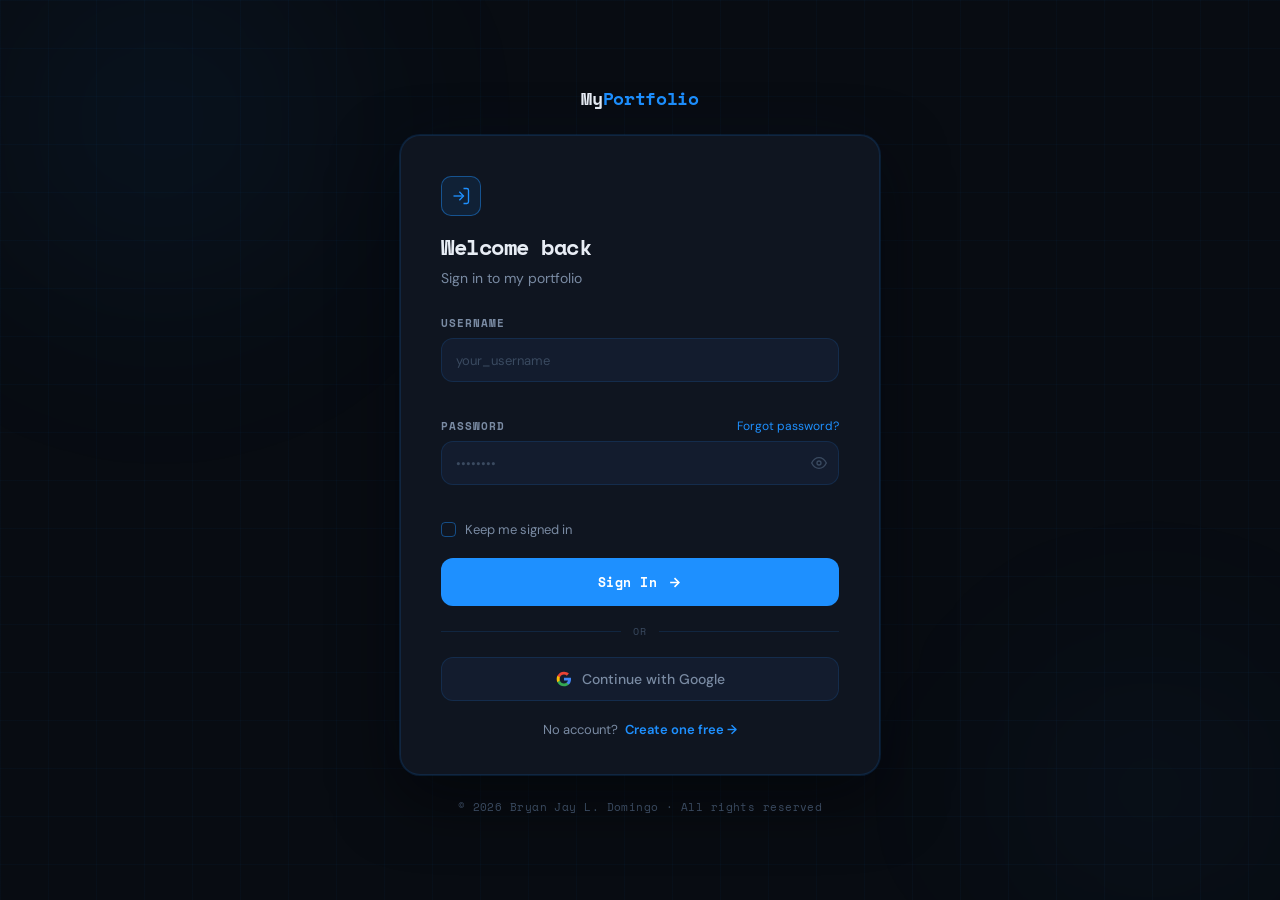
<file: index.html>
<!DOCTYPE html>
<html lang="en">
<head>
  <meta charset="UTF-8">
  <meta name="viewport" content="width=device-width, initial-scale=1.0">
  <title>MyPortfolio — Access</title>
  <link rel="preconnect" href="https://fonts.googleapis.com">
  <link href="https://fonts.googleapis.com/css2?family=Space+Mono:wght@400;700&family=DM+Sans:wght@300;400;500;600&display=swap" rel="stylesheet">
  <link rel="stylesheet" href="styles/auth.css">
</head>
<body>

  <!-- Background mesh -->
  <div class="bg-mesh" aria-hidden="true">
    <div class="mesh-orb orb-a"></div>
    <div class="mesh-orb orb-b"></div>
  </div>
  <div class="bg-grid" aria-hidden="true"></div>

  <div class="auth-page">

    <!-- Logo mark -->
    <a class="auth-logo" href="#">
      <span class="al-my">My</span><span class="al-port">Portfolio</span>
    </a>

    <!-- Card -->
    <div class="auth-card" id="authCard">

      <!-- ── LOGIN VIEW ── -->
      <div class="av active" id="loginView">

        <div class="av-head">
          <div class="av-icon">
            <svg viewBox="0 0 24 24" fill="none" stroke="currentColor" stroke-width="1.6"><path d="M15 3h4a2 2 0 0 1 2 2v14a2 2 0 0 1-2 2h-4"/><polyline points="10 17 15 12 10 7"/><line x1="15" y1="12" x2="3" y2="12"/></svg>
          </div>
          <h1 class="av-title">Welcome back</h1>
          <p class="av-sub">Sign in to my portfolio</p>
        </div>

        <form id="loginForm" class="av-form" novalidate autocomplete="off">

          <div class="ff" id="fl-user">
            <label for="l-user">Username</label>
            <div class="ff-wrap">
              <input type="text" id="l-user" placeholder="your_username" autocomplete="username" spellcheck="false">
              <span class="ff-tick"></span>
            </div>
            <p class="ff-msg"></p>
          </div>

          <div class="ff" id="fl-pass">
            <div class="ff-lrow">
              <label for="l-pass">Password</label>
              <button type="button" class="ff-ghost">Forgot password?</button>
            </div>
            <div class="ff-wrap">
              <input type="password" id="l-pass" placeholder="••••••••" autocomplete="current-password">
              <button type="button" class="ff-eye" data-for="l-pass" aria-label="Toggle password">
                <svg class="i-show" viewBox="0 0 24 24" fill="none" stroke="currentColor" stroke-width="2"><path d="M1 12s4-8 11-8 11 8 11 8-4 8-11 8-11-8-11-8z"/><circle cx="12" cy="12" r="3"/></svg>
                <svg class="i-hide" viewBox="0 0 24 24" fill="none" stroke="currentColor" stroke-width="2" style="display:none"><path d="M17.94 17.94A10.94 10.94 0 0 1 12 20c-7 0-11-8-11-8a21.77 21.77 0 0 1 5.06-6.94M9.88 9.88A3 3 0 0 0 12 15a3 3 0 0 0 2.12-5.12M1 1l22 22"/></svg>
              </button>
              <span class="ff-tick"></span>
            </div>
            <p class="ff-msg"></p>
          </div>

          <label class="ff-check">
            <input type="checkbox" id="rememberMe">
            <span class="ff-box"></span>
            Keep me signed in
          </label>

          <div class="ff-banner" id="loginErr"></div>

          <button type="submit" class="ff-submit" id="loginBtn">
            <span class="ff-btn-txt">Sign In</span>
            <svg class="ff-btn-arr" viewBox="0 0 24 24" fill="none" stroke="currentColor" stroke-width="2.5"><line x1="5" y1="12" x2="19" y2="12"/><polyline points="12 5 19 12 12 19"/></svg>
            <span class="ff-spin"></span>
          </button>

          <div class="ff-or"><span>or</span></div>

          <button type="button" id="googleLoginBtn" class="ff-google">
            <svg viewBox="0 0 24 24" width="16" height="16">
              <path fill="#4285F4" d="M22.56 12.25c0-.78-.07-1.53-.2-2.25H12v4.26h5.92c-.26 1.37-1.04 2.53-2.21 3.31v2.77h3.57c2.08-1.92 3.28-4.74 3.28-8.09z"/>
              <path fill="#34A853" d="M12 23c2.97 0 5.46-.98 7.28-2.66l-3.57-2.77c-.98.66-2.23 1.06-3.71 1.06-2.86 0-5.29-1.93-6.16-4.53H2.18v2.84C3.99 20.53 7.7 23 12 23z"/>
              <path fill="#FBBC05" d="M5.84 14.09c-.22-.66-.35-1.36-.35-2.09s.13-1.43.35-2.09V7.07H2.18C1.43 8.55 1 10.22 1 12s.43 3.45 1.18 4.93l2.85-2.22.81-.62z"/>
              <path fill="#EA4335" d="M12 5.38c1.62 0 3.06.56 4.21 1.64l3.15-3.15C17.45 2.09 14.97 1 12 1 7.7 1 3.99 3.47 2.18 7.07l3.66 2.84c.87-2.6 3.3-4.53 6.16-4.53z"/>
            </svg>
            Continue with Google
          </button>

        </form>

        <p class="av-foot">No account? <button class="av-switch" data-to="register">Create one free →</button></p>

      </div>

      <!-- ── REGISTER VIEW ── -->
      <div class="av" id="registerView">

        <div class="av-head">
          <div class="av-icon">
            <svg viewBox="0 0 24 24" fill="none" stroke="currentColor" stroke-width="1.6"><path d="M16 21v-2a4 4 0 0 0-4-4H6a4 4 0 0 0-4 4v2"/><circle cx="9" cy="7" r="4"/><line x1="19" y1="8" x2="19" y2="14"/><line x1="22" y1="11" x2="16" y2="11"/></svg>
          </div>
          <h1 class="av-title">Create account</h1>
          <p class="av-sub">Join and start showcasing your work</p>
        </div>

        <form id="registerForm" class="av-form" novalidate autocomplete="off">

          <!-- Row: username + email -->
          <div class="ff-grid2">
            <div class="ff" id="fr-user">
              <label for="r-user">Username</label>
              <div class="ff-wrap">
                <input type="text" id="r-user" placeholder="choose_one" spellcheck="false">
                <span class="ff-tick"></span>
              </div>
              <p class="ff-msg"></p>
            </div>

            <div class="ff" id="fr-email">
              <label for="r-email">Email <em class="ff-opt">optional</em></label>
              <div class="ff-wrap">
                <input type="email" id="r-email" placeholder="you@mail.com">
                <span class="ff-tick"></span>
              </div>
              <p class="ff-msg"></p>
            </div>
          </div>

          <!-- Row: password + confirm -->
          <div class="ff-grid2">
            <div class="ff" id="fr-pass">
              <label for="r-pass">Password</label>
              <div class="ff-wrap">
                <input type="password" id="r-pass" placeholder="••••••••" autocomplete="new-password">
                <button type="button" class="ff-eye" data-for="r-pass" aria-label="Toggle password">
                  <svg class="i-show" viewBox="0 0 24 24" fill="none" stroke="currentColor" stroke-width="2"><path d="M1 12s4-8 11-8 11 8 11 8-4 8-11 8-11-8-11-8z"/><circle cx="12" cy="12" r="3"/></svg>
                  <svg class="i-hide" viewBox="0 0 24 24" fill="none" stroke="currentColor" stroke-width="2" style="display:none"><path d="M17.94 17.94A10.94 10.94 0 0 1 12 20c-7 0-11-8-11-8a21.77 21.77 0 0 1 5.06-6.94M9.88 9.88A3 3 0 0 0 12 15a3 3 0 0 0 2.12-5.12M1 1l22 22"/></svg>
                </button>
                <span class="ff-tick"></span>
              </div>
              <p class="ff-msg"></p>
            </div>

            <div class="ff" id="fr-confirm">
              <label for="r-confirm">Confirm</label>
              <div class="ff-wrap">
                <input type="password" id="r-confirm" placeholder="••••••••" autocomplete="new-password">
                <span class="ff-tick"></span>
              </div>
              <p class="ff-msg"></p>
            </div>
          </div>

          <!-- Strength bar + requirement pills -->
          <div class="pw-meta">
            <div class="pw-track">
              <span class="pw-seg" id="seg0"></span>
              <span class="pw-seg" id="seg1"></span>
              <span class="pw-seg" id="seg2"></span>
              <span class="pw-seg" id="seg3"></span>
              <span class="pw-lbl" id="pwLbl"></span>
            </div>
            <div class="pw-pills">
              <span class="pw-pill" id="req-len">8+ chars</span>
              <span class="pw-pill" id="req-up">A–Z</span>
              <span class="pw-pill" id="req-num">0–9</span>
              <span class="pw-pill" id="req-sym">#$!</span>
            </div>
          </div>

          <div class="ff-banner" id="registerErr"></div>

          <button type="submit" class="ff-submit" id="registerBtn">
            <span class="ff-btn-txt">Create Account</span>
            <svg class="ff-btn-arr" viewBox="0 0 24 24" fill="none" stroke="currentColor" stroke-width="2.5"><line x1="5" y1="12" x2="19" y2="12"/><polyline points="12 5 19 12 12 19"/></svg>
            <span class="ff-spin"></span>
          </button>

        </form>

        <p class="av-foot">Already have an account? <button class="av-switch" data-to="login">Sign in →</button></p>

      </div>

    </div><!-- /auth-card -->

    <p class="auth-copy">© 2026 Bryan Jay L. Domingo · All rights reserved</p>

  </div><!-- /auth-page -->

  <div class="toast-rack" id="toastRack"></div>

  <script src="https://accounts.google.com/gsi/client" async defer></script>
  <script src="scripts/auth.js"></script>
</body>
</html>
</file>
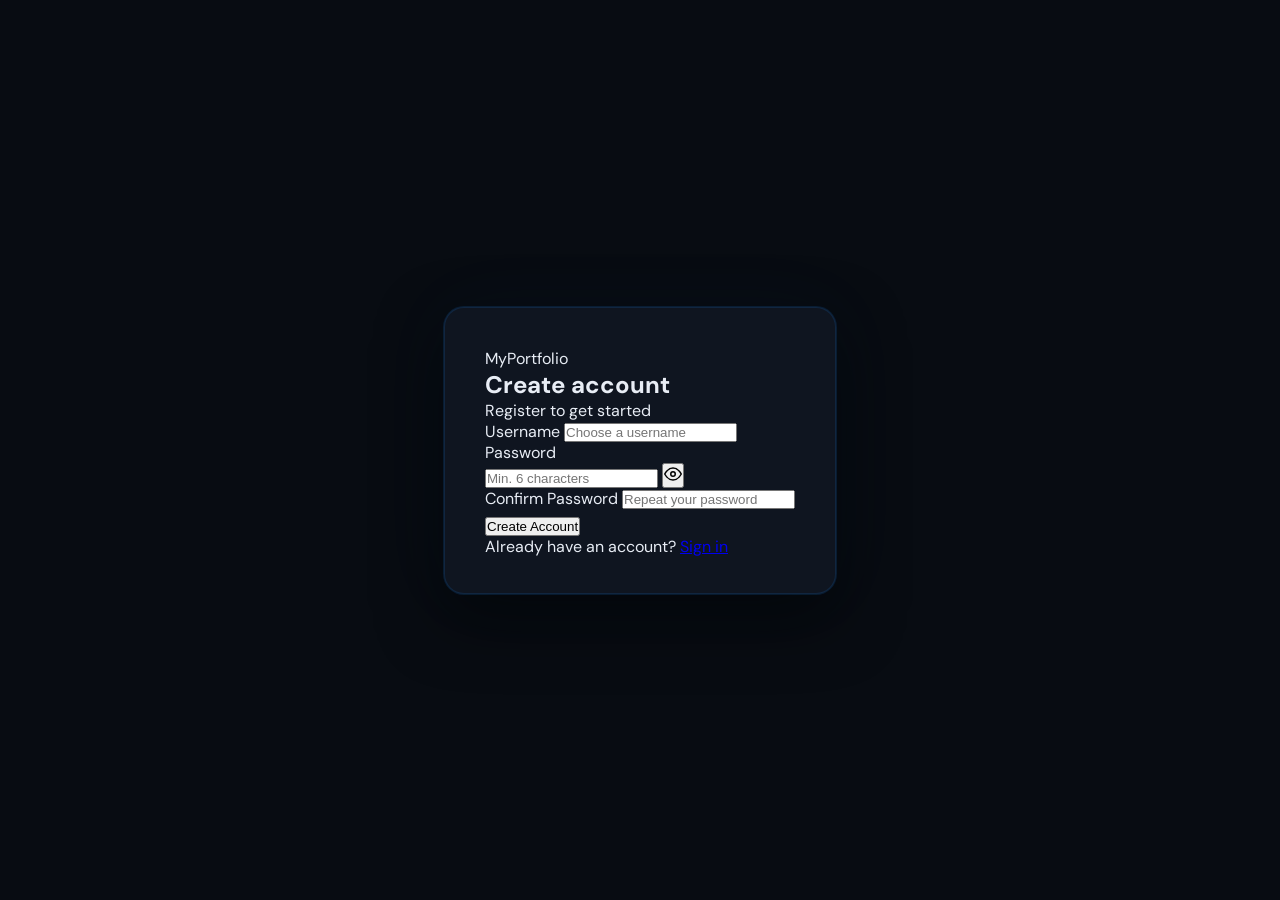
<file: register.html>
<!DOCTYPE html>
<html lang="en">
<head>
  <meta charset="UTF-8">
  <meta name="viewport" content="width=device-width, initial-scale=1.0">
  <title>Register — MyPortfolio</title>
  <link rel="stylesheet" href="styles/auth.css">
</head>
<body>

  <div class="auth-wrapper">
    <div class="auth-card">

      <!-- Brand -->
      <div class="auth-brand">
        <div class="logo-text"><span class="first">My</span><span class="second">Portfolio</span></div>
        <h2>Create account</h2>
        <p>Register to get started</p>
      </div>

      <!-- Register form -->
      <form id="registerForm" novalidate>

        <div class="form-field">
          <label for="regUsername">Username</label>
          <input type="text" id="regUsername" placeholder="Choose a username" autocomplete="username" required>
          <div class="field-error" id="usernameErr"></div>
        </div>

        <div class="form-field">
          <label for="regPassword">Password</label>
          <div class="pwd-wrapper">
            <input type="password" id="regPassword" placeholder="Min. 6 characters" autocomplete="new-password" required>
            <button type="button" id="toggleRegPass" class="eye-toggle" aria-label="Toggle password visibility">
              <svg width="18" height="18" viewBox="0 0 24 24" fill="none" stroke="currentColor" stroke-width="2">
                <path d="M1 12s4-8 11-8 11 8 11 8-4 8-11 8-11-8-11-8z"/>
                <circle cx="12" cy="12" r="3"/>
              </svg>
            </button>
          </div>
          <div class="field-error" id="passwordErr"></div>
        </div>

        <div class="form-field">
          <label for="confirmPassword">Confirm Password</label>
          <input type="password" id="confirmPassword" placeholder="Repeat your password" autocomplete="new-password" required>
          <div class="field-error" id="confirmErr"></div>
        </div>

        <button type="submit" class="btn-auth" style="margin-top:8px;">Create Account</button>

      </form>

      <p class="auth-footer">
        Already have an account? <a href="index.html">Sign in</a>
      </p>

    </div>
  </div>

  <script src="scripts/auth.js"></script>
</body>
</html>
</file>
<file: styles/auth.css>
/* ===================================================
   auth.css — Centered Auth Card
   Matches portfolio: #080c12 bg · #1E90FF accent
   Space Mono + DM Sans
=================================================== */

@import url('https://fonts.googleapis.com/css2?family=Space+Mono:wght@400;700&family=DM+Sans:wght@300;400;500;600&display=swap');

/* ── Variables (mirrors style.css) ───────────────── */
:root {
  --bg:          #080c12;
  --surface:     #0f1520;
  --surface-2:   #131c2e;
  --surface-3:   #172036;
  --border:      rgba(30, 144, 255, 0.14);
  --border-act:  rgba(30, 144, 255, 0.45);
  --accent:      #1E90FF;
  --accent-lt:   #4da8ff;
  --accent-dim:  rgba(30, 144, 255, 0.10);
  --accent-glow: rgba(30, 144, 255, 0.25);
  --text:        #e8edf5;
  --text-muted:  #7a8ba3;
  --text-dim:    #3a4a60;
  --ok:          #34d399;
  --ok-dim:      rgba(52, 211, 153, 0.10);
  --fail:        #f87171;
  --fail-dim:    rgba(248, 113, 113, 0.10);
  --font-mono:   'Space Mono', monospace;
  --font-body:   'DM Sans', sans-serif;
  --ease:        cubic-bezier(.4, 0, .2, 1);
  --r:           12px;
}

/* ── Reset ────────────────────────────────────────── */
*, *::before, *::after { box-sizing: border-box; margin: 0; padding: 0; }
html, body { height: 100%; }

body {
  font-family: var(--font-body);
  background: var(--bg);
  color: var(--text);
  min-height: 100vh;
  display: flex;
  align-items: center;
  justify-content: center;
  overflow-x: hidden;
  -webkit-font-smoothing: antialiased;
}

/* ── Background ───────────────────────────────────── */
.bg-mesh {
  position: fixed; inset: 0;
  pointer-events: none; z-index: 0;
}
.mesh-orb {
  position: absolute;
  border-radius: 50%;
  filter: blur(90px);
}
.orb-a {
  width: 560px; height: 560px;
  background: radial-gradient(circle, rgba(30,144,255,0.07) 0%, transparent 70%);
  top: -160px; left: -120px;
  animation: orbDrift 14s ease-in-out infinite alternate;
}
.orb-b {
  width: 420px; height: 420px;
  background: radial-gradient(circle, rgba(30,144,255,0.05) 0%, transparent 70%);
  bottom: -100px; right: -80px;
  animation: orbDrift 18s ease-in-out infinite alternate-reverse;
}
@keyframes orbDrift {
  from { transform: translate(0,0); }
  to   { transform: translate(24px, 18px); }
}

.bg-grid {
  position: fixed; inset: 0;
  background-image:
    linear-gradient(rgba(30,144,255,0.03) 1px, transparent 1px),
    linear-gradient(90deg, rgba(30,144,255,0.03) 1px, transparent 1px);
  background-size: 48px 48px;
  pointer-events: none; z-index: 0;
}

/* ── Page wrapper ─────────────────────────────────── */
.auth-page {
  position: relative; z-index: 1;
  width: 100%;
  display: flex;
  flex-direction: column;
  align-items: center;
  gap: 24px;
  padding: 40px 20px;
  min-height: 100vh;
  justify-content: center;
}

/* ── Logo ─────────────────────────────────────────── */
.auth-logo {
  font-family: var(--font-mono);
  font-size: 18px;
  font-weight: 700;
  letter-spacing: -0.3px;
  text-decoration: none;
  user-select: none;
}
.al-my   { color: var(--text); }
.al-port { color: var(--accent); }

/* ── Card ─────────────────────────────────────────── */
.auth-card {
  width: 100%;
  max-width: 480px;
  background: var(--surface);
  border: 1px solid var(--border);
  border-radius: 20px;
  padding: 40px 40px 36px;
  box-shadow:
    0 0 0 1px var(--border),
    0 24px 64px rgba(0, 0, 0, 0.55),
    0 0 80px rgba(30, 144, 255, 0.04);
}

/* ── Auth View ────────────────────────────────────── */
.av { display: none; }
.av.active {
  display: block;
  animation: fadeUp .36s var(--ease) both;
}
@keyframes fadeUp {
  from { opacity: 0; transform: translateY(16px); }
  to   { opacity: 1; transform: translateY(0); }
}

/* View head */
.av-head {
  display: flex;
  flex-direction: column;
  align-items: flex-start;
  gap: 6px;
  margin-bottom: 28px;
}

.av-icon {
  width: 40px; height: 40px;
  background: var(--accent-dim);
  border: 1px solid var(--border-act);
  border-radius: 10px;
  display: flex; align-items: center; justify-content: center;
  color: var(--accent);
  margin-bottom: 8px;
}
.av-icon svg { width: 20px; height: 20px; }

.av-title {
  font-family: var(--font-mono);
  font-size: 22px;
  font-weight: 700;
  color: var(--text);
  letter-spacing: -0.5px;
}
.av-sub {
  font-size: 14px;
  color: var(--text-muted);
}

/* ── Form ─────────────────────────────────────────── */
.av-form {
  display: flex;
  flex-direction: column;
}

/* 2-col grid for register rows */
.ff-grid2 {
  display: grid;
  grid-template-columns: 1fr 1fr;
  gap: 0 14px;
}

/* ── Field ────────────────────────────────────────── */
.ff {
  margin-bottom: 16px;
}

.ff label {
  display: block;
  font-family: var(--font-mono);
  font-size: 10.5px;
  font-weight: 700;
  letter-spacing: 0.1em;
  text-transform: uppercase;
  color: var(--text-muted);
  margin-bottom: 7px;
  transition: color .2s;
}
.ff:focus-within label { color: var(--accent); }

.ff-opt {
  font-style: normal;
  font-family: var(--font-body);
  font-weight: 400;
  font-size: 10px;
  letter-spacing: 0;
  text-transform: none;
  color: var(--text-dim);
  margin-left: 3px;
}

/* Label row (with forgot button) */
.ff-lrow {
  display: flex;
  align-items: center;
  justify-content: space-between;
  margin-bottom: 7px;
}
.ff-lrow label { margin-bottom: 0; }

.ff-ghost {
  font-family: var(--font-body);
  font-size: 12px;
  color: var(--accent);
  background: none;
  border: none;
  cursor: pointer;
  padding: 0;
  transition: opacity .2s;
}
.ff-ghost:hover { opacity: .7; }

/* Input wrap */
.ff-wrap {
  position: relative;
  display: flex;
  align-items: center;
}

.ff-wrap input {
  width: 100%;
  height: 44px;
  background: var(--surface-2);
  border: 1px solid var(--border);
  border-radius: var(--r);
  padding: 0 38px 0 14px;
  color: var(--text);
  font-family: var(--font-body);
  font-size: 14px;
  outline: none;
  transition: border-color .22s var(--ease),
              background .22s var(--ease),
              box-shadow .22s var(--ease);
}
.ff-wrap input::placeholder {
  color: var(--text-dim);
  font-size: 13px;
}
.ff-wrap input:focus {
  border-color: var(--accent);
  background: var(--surface-3);
  box-shadow: 0 0 0 3px var(--accent-dim);
}

/* Has eye button — push tick further left */
.ff-wrap .ff-eye ~ .ff-tick { right: 36px; }

/* Validation states */
.ff.is-ok  .ff-wrap input {
  border-color: var(--ok);
  box-shadow: 0 0 0 3px var(--ok-dim);
}
.ff.is-err .ff-wrap input {
  border-color: var(--fail);
  box-shadow: 0 0 0 3px var(--fail-dim);
}

/* Tick */
.ff-tick {
  position: absolute;
  right: 12px;
  font-size: 11px;
  pointer-events: none;
  display: none;
  font-weight: 700;
}
.ff.is-ok  .ff-tick { display: block; color: var(--ok);   }
.ff.is-ok  .ff-tick::after { content: '✓'; }
.ff.is-err .ff-tick { display: block; color: var(--fail); }
.ff.is-err .ff-tick::after { content: '✗'; }

/* Eye toggle */
.ff-eye {
  position: absolute;
  right: 12px;
  background: none;
  border: none;
  cursor: pointer;
  color: var(--text-dim);
  display: flex; align-items: center;
  padding: 0;
  transition: color .2s;
}
.ff-eye:hover { color: var(--accent); }
.ff-eye svg { width: 16px; height: 16px; }

/* Field message */
.ff-msg {
  font-size: 11.5px;
  min-height: 15px;
  margin-top: 5px;
  padding-left: 2px;
  color: var(--fail);
  line-height: 1.3;
}
.ff.is-ok .ff-msg { color: var(--ok); }

/* ── Remember me ──────────────────────────────────── */
.ff-check {
  display: inline-flex;
  align-items: center;
  gap: 9px;
  cursor: pointer;
  font-size: 13px;
  color: var(--text-muted);
  margin-bottom: 20px;
  user-select: none;
}
.ff-check input { display: none; }
.ff-box {
  width: 15px; height: 15px;
  border: 1.5px solid var(--border-act);
  border-radius: 4px;
  flex-shrink: 0;
  transition: all .2s;
  display: flex; align-items: center; justify-content: center;
}
.ff-check input:checked + .ff-box {
  background: var(--accent);
  border-color: var(--accent);
}
.ff-check input:checked + .ff-box::after {
  content: '';
  width: 7px; height: 4px;
  border-left: 2px solid #fff;
  border-bottom: 2px solid #fff;
  transform: rotate(-45deg) translateY(-1px);
  display: block;
}

/* ── Error banner ─────────────────────────────────── */
.ff-banner {
  display: none;
  font-size: 12.5px;
  color: var(--fail);
  background: var(--fail-dim);
  border: 1px solid rgba(248,113,113,0.2);
  border-radius: 8px;
  padding: 10px 14px;
  margin-bottom: 14px;
  line-height: 1.5;
}
.ff-banner.show { display: block; }

/* ── Submit ───────────────────────────────────────── */
.ff-submit {
  width: 100%;
  height: 48px;
  background: var(--accent);
  color: #fff;
  border: none;
  border-radius: var(--r);
  font-family: var(--font-mono);
  font-size: 13px;
  font-weight: 700;
  letter-spacing: 0.04em;
  cursor: pointer;
  display: flex; align-items: center; justify-content: center;
  gap: 10px;
  position: relative;
  overflow: hidden;
  transition: all .25s var(--ease);
}
.ff-submit::after {
  content: '';
  position: absolute; inset: 0;
  background: linear-gradient(rgba(255,255,255,0.1), transparent);
  opacity: 0;
  transition: opacity .2s;
}
.ff-submit:hover {
  background: var(--accent-lt);
  box-shadow: 0 6px 28px var(--accent-glow);
  transform: translateY(-2px);
}
.ff-submit:hover::after { opacity: 1; }
.ff-submit:active { transform: none; }
.ff-submit:disabled {
  opacity: .55;
  cursor: not-allowed;
  transform: none;
}

.ff-btn-arr {
  width: 15px; height: 15px;
  transition: transform .2s var(--ease);
  flex-shrink: 0;
}
.ff-submit:hover .ff-btn-arr { transform: translateX(4px); }
.ff-submit.loading .ff-btn-arr  { display: none; }
.ff-submit.loading .ff-btn-txt  { opacity: .6; }

/* Spinner */
.ff-spin {
  display: none;
  width: 15px; height: 15px;
  border: 2px solid rgba(255,255,255,0.25);
  border-top-color: #fff;
  border-radius: 50%;
  animation: spinA .7s linear infinite;
}
.ff-submit.loading .ff-spin { display: block; }
@keyframes spinA { to { transform: rotate(360deg); } }

/* ── Or divider ───────────────────────────────────── */
.ff-or {
  display: flex; align-items: center; gap: 12px;
  margin: 18px 0;
  font-family: var(--font-mono);
  font-size: 10px;
  letter-spacing: 0.08em;
  color: var(--text-dim);
  text-transform: uppercase;
}
.ff-or::before, .ff-or::after {
  content: ''; flex: 1;
  height: 1px; background: var(--border);
}

/* ── Google ───────────────────────────────────────── */
.ff-google {
  width: 100%;
  height: 44px;
  background: var(--surface-2);
  border: 1px solid var(--border);
  border-radius: var(--r);
  color: var(--text-muted);
  font-family: var(--font-body);
  font-size: 14px;
  font-weight: 500;
  cursor: pointer;
  display: flex; align-items: center; justify-content: center;
  gap: 10px;
  transition: all .22s var(--ease);
}
.ff-google:hover {
  background: var(--surface-3);
  border-color: var(--border-act);
  color: var(--text);
  transform: translateY(-1px);
}

/* ── Footer switch ────────────────────────────────── */
.av-foot {
  margin-top: 20px;
  font-size: 13px;
  color: var(--text-muted);
  text-align: center;
}
.av-switch {
  background: none; border: none;
  font-family: var(--font-body);
  font-size: 13px; font-weight: 600;
  color: var(--accent);
  cursor: pointer; padding: 0; margin-left: 4px;
  transition: opacity .2s;
}
.av-switch:hover { opacity: .75; }

/* ── Copyright ────────────────────────────────────── */
.auth-copy {
  font-family: var(--font-mono);
  font-size: 11px;
  color: var(--text-dim);
  letter-spacing: 0.04em;
}

/* ══════════════════════════════════════════════════
   PASSWORD STRENGTH
══════════════════════════════════════════════════ */
.pw-meta {
  margin-bottom: 16px;
  display: flex;
  flex-direction: column;
  gap: 8px;
}

.pw-track {
  display: flex;
  align-items: center;
  gap: 4px;
}
.pw-seg {
  flex: 1; height: 3px;
  border-radius: 99px;
  background: var(--surface-3);
  transition: background .3s var(--ease);
}
.pw-seg.s1 { background: var(--fail); }
.pw-seg.s2 { background: #fbbf24; }
.pw-seg.s3 { background: #60a5fa; }
.pw-seg.s4 { background: var(--ok); }

.pw-lbl {
  font-family: var(--font-mono);
  font-size: 10px;
  font-weight: 700;
  letter-spacing: 0.08em;
  text-transform: uppercase;
  color: var(--text-dim);
  margin-left: 8px;
  min-width: 44px;
  text-align: right;
  transition: color .3s;
}

.pw-pills {
  display: flex; gap: 6px; flex-wrap: wrap;
}
.pw-pill {
  padding: 3px 10px;
  border-radius: 99px;
  font-family: var(--font-mono);
  font-size: 10px;
  font-weight: 700;
  letter-spacing: 0.06em;
  background: var(--surface-2);
  border: 1px solid var(--border);
  color: var(--text-dim);
  transition: all .25s var(--ease);
}
.pw-pill.met {
  background: var(--ok-dim);
  border-color: rgba(52,211,153,0.3);
  color: var(--ok);
}

/* ══════════════════════════════════════════════════
   TOASTS
══════════════════════════════════════════════════ */
.toast-rack {
  position: fixed; bottom: 24px; right: 24px;
  z-index: 9999;
  display: flex; flex-direction: column; gap: 8px;
  pointer-events: none;
}
.toast {
  display: flex; align-items: center; gap: 10px;
  padding: 12px 18px;
  background: var(--surface);
  border: 1px solid var(--border);
  border-radius: 10px;
  font-family: var(--font-body);
  font-size: 13.5px;
  color: var(--text);
  box-shadow: 0 12px 40px rgba(0,0,0,0.55);
  max-width: 300px;
  pointer-events: auto;
  animation: tIn .3s var(--ease) both;
}
.toast.out { animation: tOut .26s var(--ease) both; }
.toast.ok  { border-color: rgba(52,211,153,0.25); }
.toast.err { border-color: rgba(248,113,113,0.25); }

.toast-ic { font-size: 14px; flex-shrink: 0; }
.toast.ok  .toast-ic::before { content: '✓'; color: var(--ok);   font-weight: 700; }
.toast.err .toast-ic::before { content: '✗'; color: var(--fail); font-weight: 700; }
.toast.inf .toast-ic::before { content: 'i'; color: var(--accent); font-style: italic; font-weight: 700; }

@keyframes tIn  { from { opacity:0; transform: translateY(12px) scale(.96); } to { opacity:1; transform: none; } }
@keyframes tOut { from { opacity:1; transform: none; } to { opacity:0; transform: translateY(8px) scale(.96); } }

/* ── Responsive ───────────────────────────────────── */
@media (max-width: 540px) {
  .auth-card { padding: 28px 22px 24px; }
  .ff-grid2  { grid-template-columns: 1fr; gap: 0; }
  .av-title  { font-size: 18px; }
}
</file>
